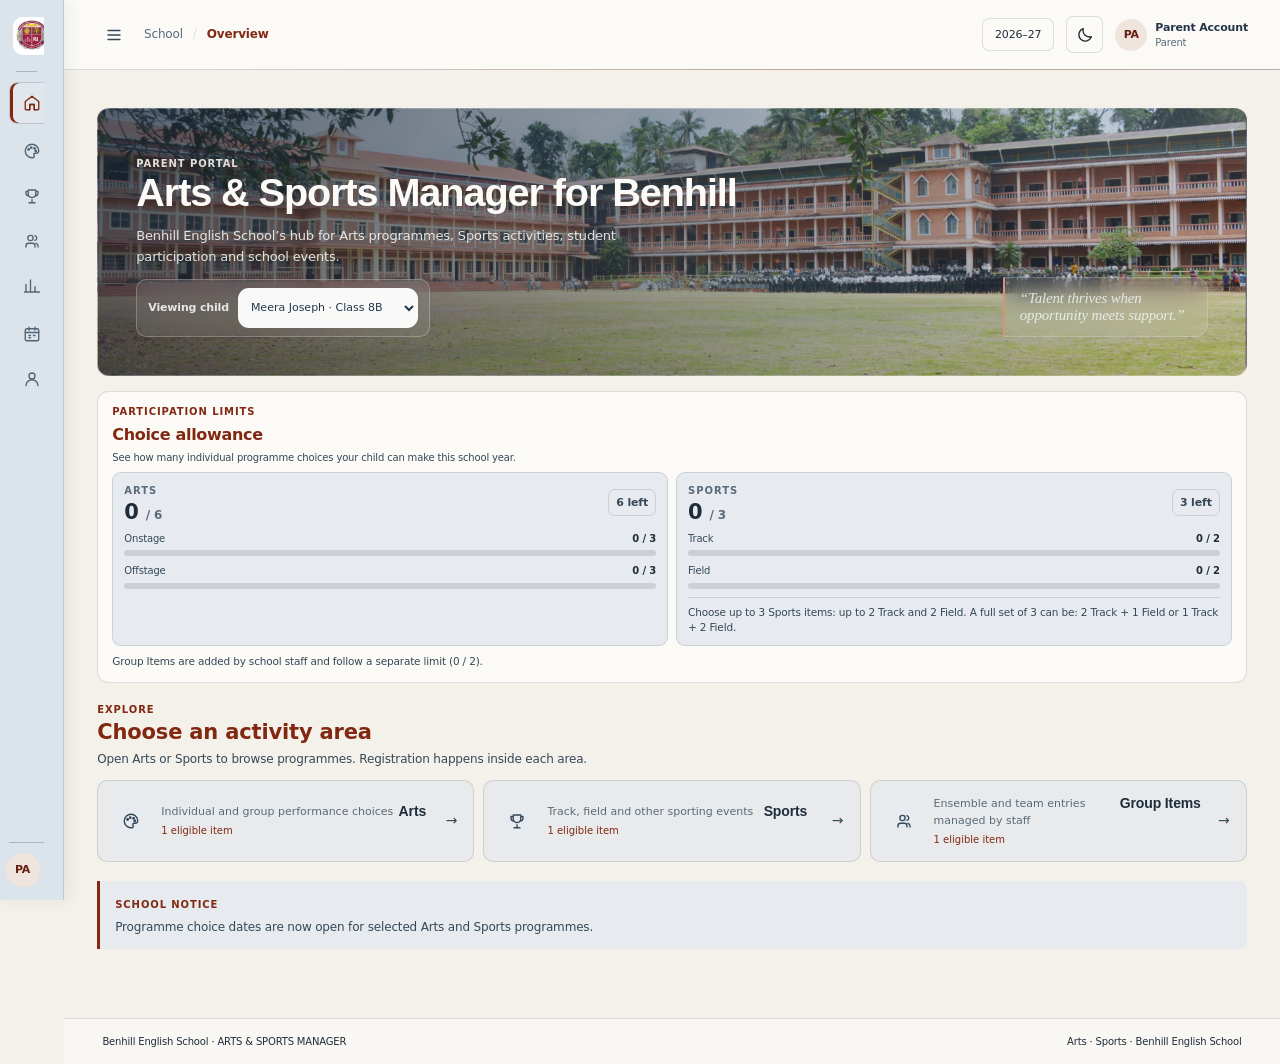
<file: index.html>
<!doctype html>
<html lang="en">
<head>
  <meta charset="utf-8">
  <meta http-equiv="Content-Security-Policy" content="default-src 'self'; base-uri 'none'; object-src 'none'; form-action 'self'; frame-src 'none'; script-src 'self'; script-src-attr 'none'; style-src 'self' 'unsafe-inline'; img-src 'self' data:; font-src 'self' data:; connect-src 'self' https://fockkhxdvplmldoobnze.supabase.co; media-src 'self'; manifest-src 'self'">
  <meta name="referrer" content="no-referrer">
  <meta name="viewport" content="width=device-width, initial-scale=1">
  <meta name="theme-color" content="#F5F1E9">
  <meta name="description" content="Arts &amp; Sports Manager for Benhill English School">
  <title>Benhill English School · Arts &amp; Sports Manager</title>
  <link rel="icon" href="assets/benhill-crest.jpg" type="image/jpeg">
  <link rel="stylesheet" href="styles.css">
  <script src="supabase-config.js" defer></script>
  <script src="app.js" defer></script>
</head>
<body>
  <svg class="icon-sprite" xmlns="http://www.w3.org/2000/svg" aria-hidden="true" focusable="false">
    <symbol id="icon-house" viewBox="0 0 24 24"><path d="m3 10 9-7 9 7v10a1 1 0 0 1-1 1h-5v-7H9v7H4a1 1 0 0 1-1-1z"/><path d="M9 21v-7h6v7"/></symbol>
    <symbol id="icon-users" viewBox="0 0 24 24"><path d="M16 21v-2a4 4 0 0 0-4-4H6a4 4 0 0 0-4 4v2"/><circle cx="9" cy="7" r="4"/><path d="M22 21v-2a4 4 0 0 0-3-3.87M16 3.13a4 4 0 0 1 0 7.75"/></symbol>
    <symbol id="icon-home-user" viewBox="0 0 24 24"><path d="m3 10 9-7 9 7M5 9.5V21h14V9.5M9 21v-5h6v5"/><circle cx="12" cy="11" r="1.5"/></symbol>
    <symbol id="icon-palette" viewBox="0 0 24 24"><path d="M12 3a9 9 0 1 0 0 18h1.1a2 2 0 0 0 1.6-3.2 1.7 1.7 0 0 1 1.35-2.8H18a3 3 0 0 0 3-3A9 9 0 0 0 12 3Z"/><circle cx="7.5" cy="10" r="1"/><circle cx="11" cy="7.5" r="1"/><circle cx="15.5" cy="8.5" r="1"/><circle cx="17" cy="12" r="1"/></symbol>
    <symbol id="icon-trophy" viewBox="0 0 24 24"><path d="M8 21h8M12 17v4M7 4h10v5a5 5 0 0 1-10 0zM7 6H4v2a4 4 0 0 0 4 4M17 6h3v2a4 4 0 0 1-4 4"/></symbol>
    <symbol id="icon-users-round" viewBox="0 0 24 24"><path d="M16 20v-1.5a3.5 3.5 0 0 0-3.5-3.5h-5A3.5 3.5 0 0 0 4 18.5V20"/><circle cx="10" cy="8" r="3.5"/><path d="M20 20v-1.5a3.5 3.5 0 0 0-2.8-3.43M16 4.7a3.5 3.5 0 0 1 0 6.6"/></symbol>
    <symbol id="icon-chart" viewBox="0 0 24 24"><path d="M4 20V10M10 20V4M16 20v-7M22 20H2"/></symbol>
    <symbol id="icon-file-chart" viewBox="0 0 24 24"><path d="M14 2H6a2 2 0 0 0-2 2v16a2 2 0 0 0 2 2h12a2 2 0 0 0 2-2V8zM14 2v6h6"/><path d="M8 17v-3M12 17v-6M16 17v-2"/></symbol>
    <symbol id="icon-user-x" viewBox="0 0 24 24"><circle cx="9" cy="7" r="4"/><path d="M2 21v-2a5 5 0 0 1 5-5h4M17 17l5 5M22 17l-5 5"/></symbol>
    <symbol id="icon-calendar" viewBox="0 0 24 24"><rect x="3" y="5" width="18" height="16" rx="2"/><path d="M16 3v4M8 3v4M3 10h18M8 14h2M14 14h2M8 17h2"/></symbol>
    <symbol id="icon-user" viewBox="0 0 24 24"><circle cx="12" cy="8" r="4"/><path d="M4 21a8 8 0 0 1 16 0"/></symbol>
    <symbol id="icon-settings" viewBox="0 0 24 24"><path d="M12 8a4 4 0 1 0 0 8 4 4 0 0 0 0-8Z"/><path d="m19.4 15 .1.1 1.2.9-1.5 2.6-1.4-.6a8 8 0 0 1-1.7 1l-.2 1.5h-3l-.2-1.5a8 8 0 0 1-1.7-1l-1.4.6-1.5-2.6 1.2-.9a8 8 0 0 1 0-2l-1.2-.9 1.5-2.6 1.4.6a8 8 0 0 1 1.7-1L12.9 7h3l.2 1.5a8 8 0 0 1 1.7 1l1.4-.6 1.5 2.6-1.2.9a8 8 0 0 1-.1 2Z" transform="translate(-1 -1)"/></symbol>
    <symbol id="icon-search" viewBox="0 0 24 24"><circle cx="10.8" cy="10.8" r="6.8"/><path d="m16 16 5 5"/></symbol>
    <symbol id="icon-menu" viewBox="0 0 24 24"><path d="M4 6h16M4 12h16M4 18h16"/></symbol>
    <symbol id="icon-sun" viewBox="0 0 24 24"><circle cx="12" cy="12" r="4"/><path d="M12 2v2M12 20v2M4.93 4.93l1.41 1.41M17.66 17.66l1.41 1.41M2 12h2M20 12h2M4.93 19.07l1.41-1.41M17.66 6.34l1.41-1.41"/></symbol>
    <symbol id="icon-moon" viewBox="0 0 24 24"><path d="M20.5 14.2A8.5 8.5 0 0 1 9.8 3.5 8.5 8.5 0 1 0 20.5 14.2Z"/></symbol>
    <symbol id="icon-close" viewBox="0 0 24 24"><path d="m18 6-12 12M6 6l12 12"/></symbol>
    <symbol id="icon-check" viewBox="0 0 24 24"><path d="m5 12 4 4L19 6"/></symbol>
  </svg>
  <div class="mobile-scrim" id="mobile-scrim" aria-hidden="true"></div>
  <div class="app-shell" id="app-shell">
    <aside class="sidebar" id="sidebar" aria-label="Portal navigation">
      <a class="brand" href="#dashboard" aria-label="Portal overview">
        <img src="assets/benhill-crest.jpg" alt="Benhill English School crest" class="brand-mark" id="school-logo">
        <span class="brand-copy"><strong id="school-name-nav">BENHILL ENGLISH SCHOOL</strong><small>ARTS &amp; SPORTS MANAGER</small></span>
      </a>
      <button class="icon-button sidebar-mobile-close" id="sidebar-close" type="button" aria-label="Close navigation"><svg class="ui-icon" aria-hidden="true"><use href="#icon-close"></use></svg></button>
      <div class="sidebar-divider"></div>
      <div class="nav-section-label">WORKSPACE</div>
      <nav class="main-nav" id="main-nav" aria-label="Main navigation">
        <button class="nav-item active" data-page="dashboard" data-roles="admin,teacher,parent"><span class="nav-icon"><svg class="ui-icon" aria-hidden="true"><use href="#icon-house"></use></svg></span><span>Overview</span></button>
        <div class="nav-section-label nav-section-spaced" data-roles="admin,teacher">STAFF WORKSPACE</div>
        <button class="nav-item" data-page="students" data-roles="admin,teacher"><span class="nav-icon"><svg class="ui-icon" aria-hidden="true"><use href="#icon-users"></use></svg></span><span>Class register</span></button>
        <button class="nav-item" data-page="house-assign" data-roles="teacher"><span class="nav-icon"><svg class="ui-icon" aria-hidden="true"><use href="#icon-home-user"></use></svg></span><span>House assignment</span></button>
        <div class="nav-section-label nav-section-spaced" data-roles="admin,teacher,parent">PROGRAMMES</div>
        <button class="nav-item" data-page="arts" data-roles="admin,teacher,parent"><span class="nav-icon"><svg class="ui-icon" aria-hidden="true"><use href="#icon-palette"></use></svg></span><span>Arts</span></button>
        <button class="nav-item" data-page="sports" data-roles="admin,teacher,parent"><span class="nav-icon"><svg class="ui-icon" aria-hidden="true"><use href="#icon-trophy"></use></svg></span><span>Sports</span></button>
        <button class="nav-item" data-page="groups" data-roles="admin,teacher,parent"><span class="nav-icon"><svg class="ui-icon" aria-hidden="true"><use href="#icon-users-round"></use></svg></span><span>Group Items</span></button>
        <button class="nav-item" data-page="results" data-roles="admin,teacher,parent"><span class="nav-icon"><svg class="ui-icon" aria-hidden="true"><use href="#icon-chart"></use></svg></span><span data-roles="admin,teacher">Results &amp; Sahodaya</span><span data-roles="parent">Results</span></button>
        <div class="nav-section-label nav-section-spaced" data-roles="admin,teacher,parent">SCHOOL</div>
        <button class="nav-item" data-page="reports" data-roles="admin,teacher"><span class="nav-icon"><svg class="ui-icon" aria-hidden="true"><use href="#icon-file-chart"></use></svg></span><span>Reports</span></button>
        <button class="nav-item" data-page="not-registered" data-roles="admin,teacher"><span class="nav-icon"><svg class="ui-icon" aria-hidden="true"><use href="#icon-user-x"></use></svg></span><span>Not registered</span></button>
        <button class="nav-item" data-page="calendar" data-roles="admin,teacher,parent"><span class="nav-icon"><svg class="ui-icon" aria-hidden="true"><use href="#icon-calendar"></use></svg></span><span>Events</span></button>
                <button class="nav-item" data-page="portal" data-roles="parent"><span class="nav-icon"><svg class="ui-icon" aria-hidden="true"><use href="#icon-user"></use></svg></span><span>My child</span></button>
        <div class="nav-section-label nav-section-spaced" data-roles="admin">ADMINISTRATION</div>
        <button class="nav-item" data-page="admin" data-roles="admin"><span class="nav-icon"><svg class="ui-icon" aria-hidden="true"><use href="#icon-settings"></use></svg></span><span>Administration</span></button>
      </nav>
      <div class="sidebar-bottom">
        <div class="sidebar-status"><i></i><span><strong>Connecting shared workspace</strong><small>Checking Supabase connection…</small></span></div>
        <div class="workspace-switcher sidebar-workspace-switcher" aria-label="Workspace preview controls">
          <label class="workspace-switcher-field"><span>Switch workspace</span><select id="role-preview" data-workspace-role aria-label="Choose workspace role"><option value="admin">Administrator</option><option value="teacher">Teacher</option><option value="parent">Parent</option></select></label>
          <label class="workspace-switcher-field" data-workspace-account-wrap><span>Preview account</span><select id="preview-account" data-preview-account aria-label="Choose preview account"></select></label>
        </div>
        <div class="sidebar-user">
          <div class="avatar" id="sidebar-avatar">AD</div>
          <div class="sidebar-user-text"><strong id="sidebar-user-name">Portal Administrator</strong><small id="sidebar-user-role">Administrator</small></div>
          <button class="icon-button user-menu-button" id="user-menu" title="Account options" aria-label="Account options">···</button>
        </div>
      </div>
    </aside>

    <main class="main-area">
      <header class="topbar">
        <div class="topbar-leading">
          <button class="icon-button mobile-menu" id="mobile-menu" aria-label="Open navigation" aria-controls="sidebar" aria-expanded="false"><svg class="ui-icon" aria-hidden="true"><use href="#icon-menu"></use></svg></button>
          <div class="breadcrumb"><span>School</span><span class="crumb-divider">/</span><strong id="breadcrumb-title">Overview</strong></div>
        </div>
        <div class="topbar-trailing">
          <div class="global-search"><span class="global-search-icon"><svg class="ui-icon" aria-hidden="true"><use href="#icon-search"></use></svg></span><input id="global-search" type="search" placeholder="Search students by name or admission ID…" aria-label="Search students by name or admission ID"><kbd>↵</kbd></div>
          <span class="year-pill" id="year-pill">2026–27</span>
          <button class="icon-button theme-toggle" id="theme-toggle" aria-label="Switch to dark theme" title="Switch theme"><span id="theme-symbol"><svg class="ui-icon" aria-hidden="true"><use href="#icon-moon"></use></svg></span></button>
          <div class="top-user"><div class="avatar avatar-small" id="top-avatar">AD</div><div class="top-user-copy"><strong id="top-user-name">Portal Administrator</strong><small id="top-user-role">Administrator</small></div></div>
        </div>
      </header>
      <section class="page-content" id="page-content" aria-live="polite"></section>
      <footer class="app-footer"><span id="footer-school">BENHILL ENGLISH SCHOOL · ARTS &amp; SPORTS MANAGER</span><span>Arts · Sports · Benhill English School</span></footer>
    </main>
  </div>

  <div class="modal-backdrop" id="modal-backdrop" hidden>
    <section class="modal" role="dialog" aria-modal="true" aria-labelledby="modal-title">
      <header class="modal-header"><div><p class="eyebrow" id="modal-kicker">RECORD</p><h2 id="modal-title">Edit record</h2></div><button class="icon-button modal-x" data-close-modal aria-label="Close dialog"><svg class="ui-icon" aria-hidden="true"><use href="#icon-close"></use></svg></button></header>
      <div class="modal-body" id="modal-body"></div>
    </section>
  </div>
  <div class="toast-region" id="toast-region" aria-live="polite" aria-atomic="true"></div>
</body>
</html>
</file>
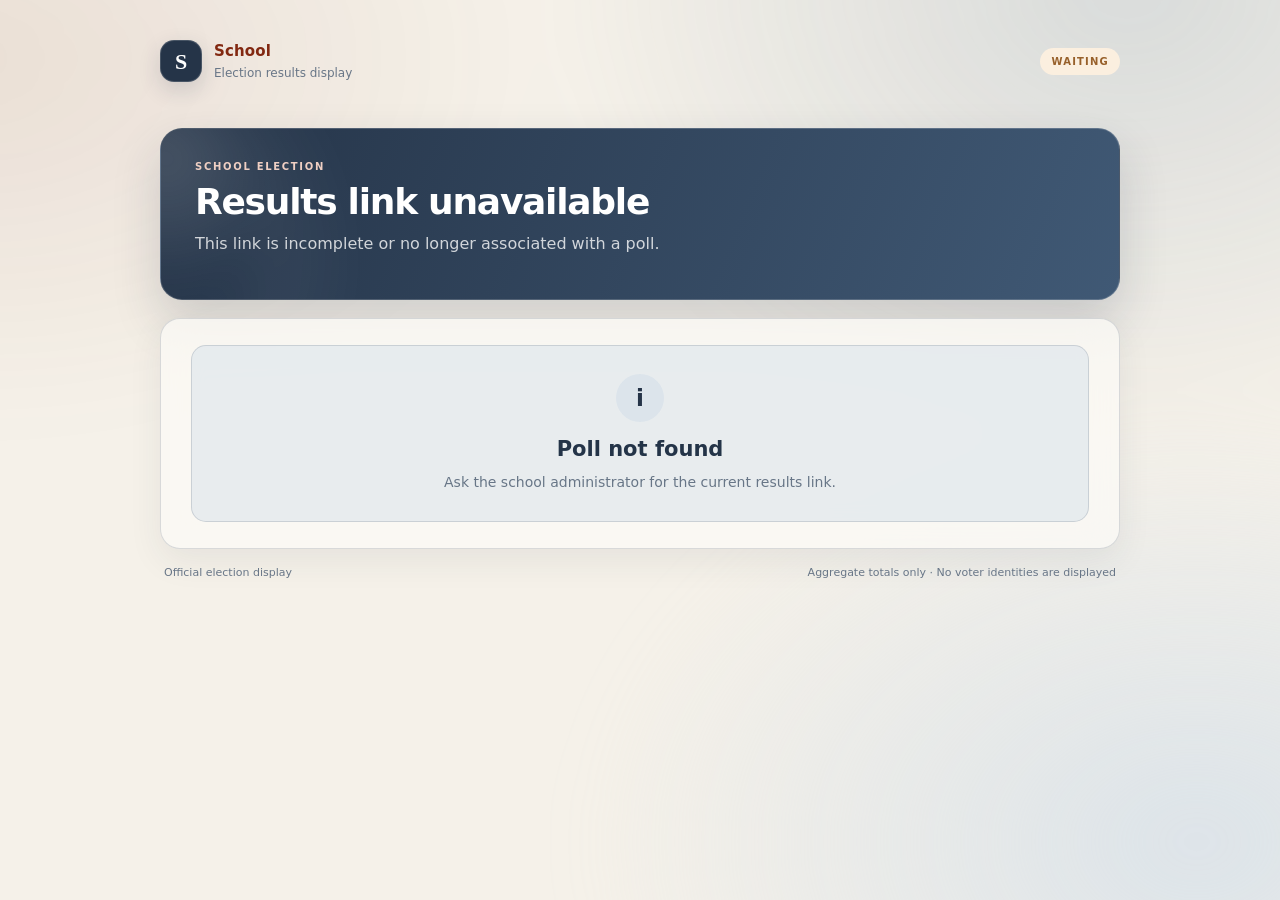
<file: poll-live.html>
<!doctype html>
<html lang="en">
<head>
  <meta charset="utf-8">
  <meta http-equiv="Content-Security-Policy" content="default-src 'self'; base-uri 'none'; object-src 'none'; form-action 'self'; frame-src 'none'; script-src 'self'; script-src-attr 'none'; style-src 'self' 'unsafe-inline'; img-src 'self' data:; font-src 'self' data:; connect-src 'self'; media-src 'self'; manifest-src 'self'">
  <meta name="viewport" content="width=device-width, initial-scale=1">
  <meta name="referrer" content="no-referrer">
  <meta name="theme-color" content="#f2f3f5">
  <meta name="robots" content="noindex,nofollow">
  <title>School Election · Live Results</title>
  <link rel="stylesheet" href="poll.css">
  <script src="poll-live.js" defer></script>
</head>
<body>
  <main class="poll-shell live-shell">
    <header class="poll-brand"><span class="poll-mark">S</span><div><strong id="school-name">School</strong><small>Election results display</small></div><span class="live-indicator" id="live-indicator">UPDATING</span></header>
    <section class="poll-hero"><p class="eyebrow">SCHOOL ELECTION</p><h1 id="poll-title">Loading results…</h1><p id="poll-description">The school will publish the final results here.</p><div class="poll-meta" id="poll-meta"></div></section>
    <section class="poll-panel" id="poll-panel"><div class="loading-state">Checking the results link…</div></section>
    <footer class="poll-footer"><span>Official election display</span><span>Aggregate totals only · No voter identities are displayed</span></footer>
  </main>
</body>
</html>
</file>
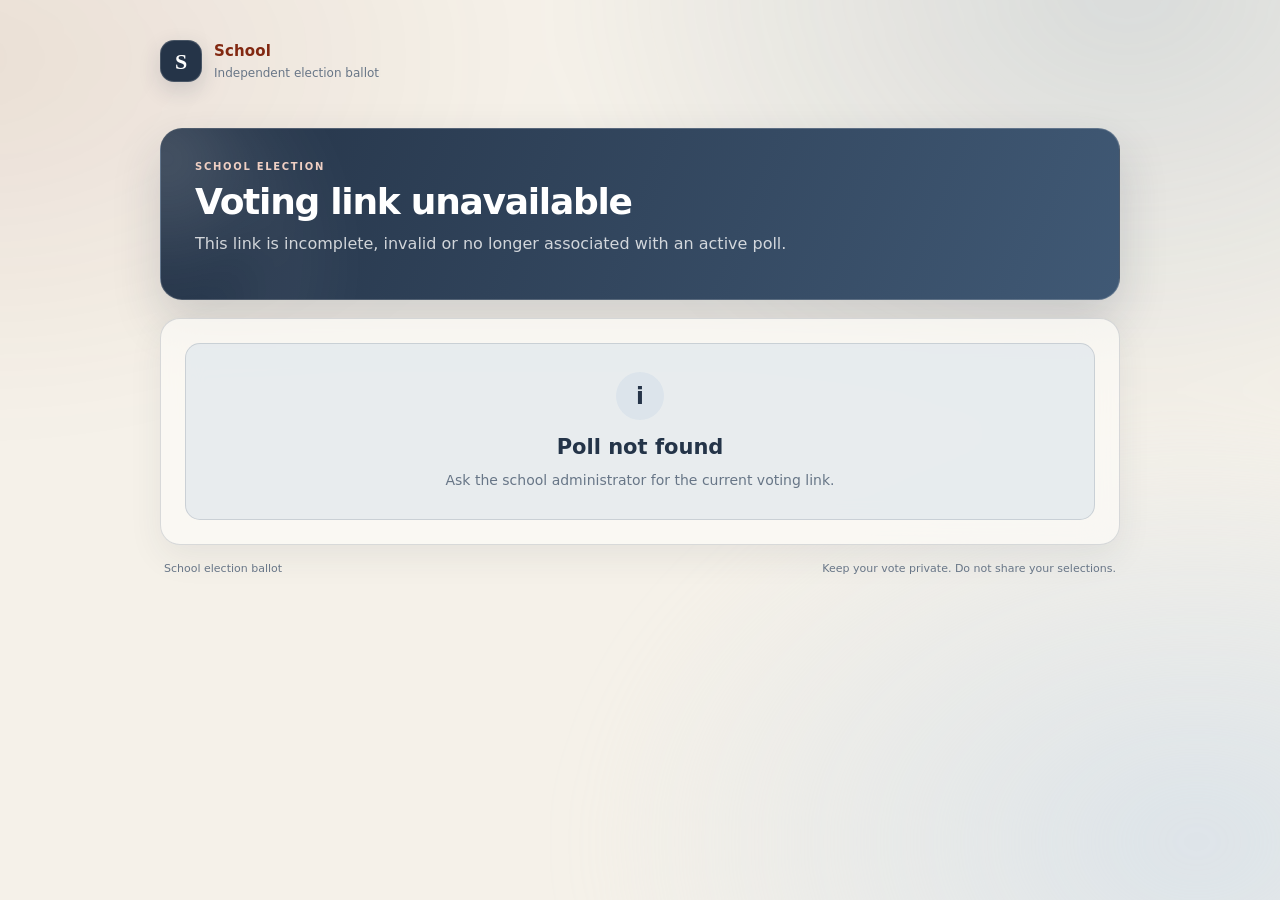
<file: poll.html>
<!doctype html>
<html lang="en">
<head>
  <meta charset="utf-8">
  <meta http-equiv="Content-Security-Policy" content="default-src 'self'; base-uri 'none'; object-src 'none'; form-action 'self'; frame-src 'none'; script-src 'self'; script-src-attr 'none'; style-src 'self' 'unsafe-inline'; img-src 'self' data:; font-src 'self' data:; connect-src 'self'; media-src 'self'; manifest-src 'self'">
  <meta name="viewport" content="width=device-width, initial-scale=1">
  <meta name="referrer" content="no-referrer">
  <meta name="theme-color" content="#f2f3f5">
  <meta name="robots" content="noindex,nofollow">
  <title>School Election · Voting</title>
  <link rel="stylesheet" href="poll.css">
  <script src="poll.js" defer></script>
</head>
<body>
  <main class="poll-shell">
    <header class="poll-brand"><span class="poll-mark">S</span><div><strong id="school-name">School</strong><small>Independent election ballot</small></div></header>
    <section class="poll-hero"><p class="eyebrow">SCHOOL ELECTION</p><h1 id="poll-title">Loading ballot…</h1><p id="poll-description">Use the shared voting link supplied by the school.</p><div class="poll-meta" id="poll-meta"></div></section>
    <section class="poll-panel" id="poll-panel"><div class="loading-state">Checking the voting link…</div></section>
    <footer class="poll-footer"><span>School election ballot</span><span>Keep your vote private. Do not share your selections.</span></footer>
  </main>
</body>
</html>
</file>
